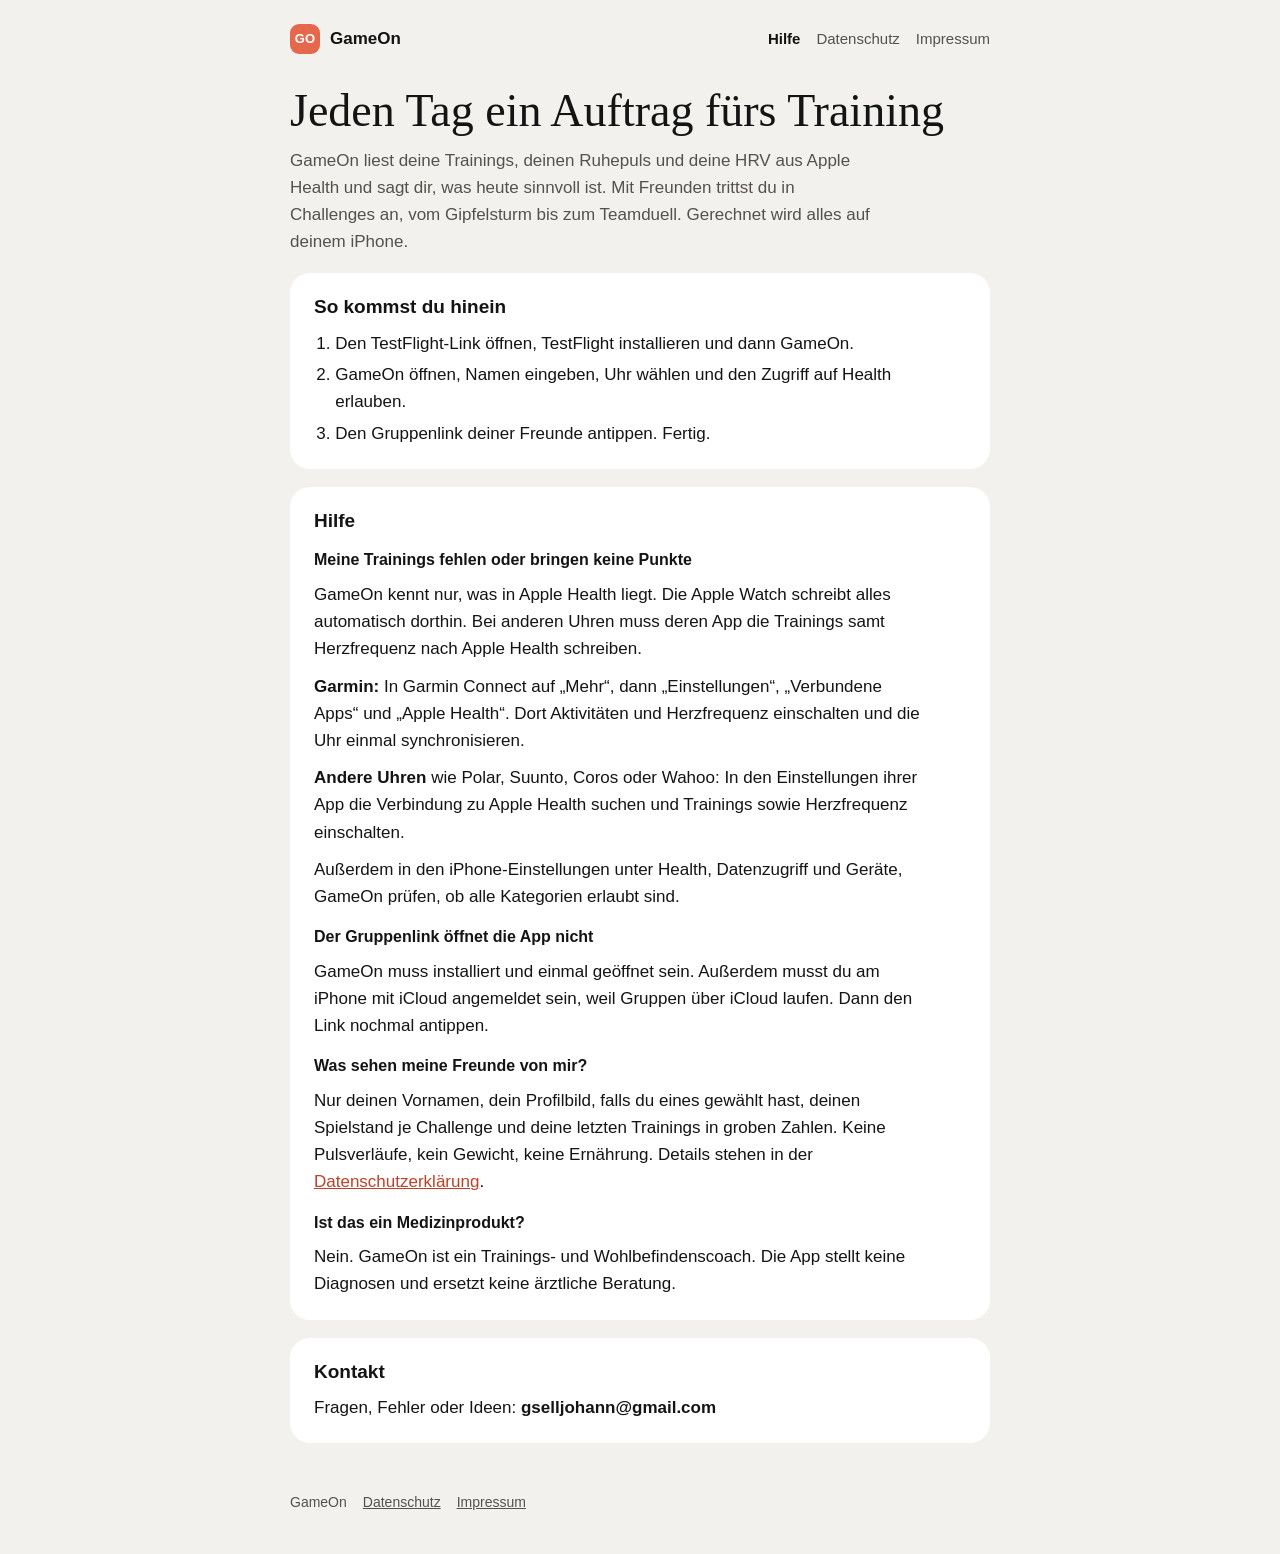
<file: index.html>
<!doctype html>
<html lang="de">
<head>
<meta charset="utf-8">
<meta name="viewport" content="width=device-width, initial-scale=1, viewport-fit=cover">
<title>GameOn</title>
<meta name="description" content="GameOn: Tagesauftrag fürs Training aus Apple Health und Challenges unter Freunden.">
<link rel="stylesheet" href="style.css">
</head>
<body>
<div class="top">
  <a class="brand" href="./"><span>GO</span>GameOn</a>
  <nav aria-label="Seiten">
    <a href="./" aria-current="page">Hilfe</a>
    <a href="datenschutz.html">Datenschutz</a>
    <a href="impressum.html">Impressum</a>
  </nav>
</div>

<main>
  <header class="page">
    <h1>Jeden Tag ein Auftrag fürs Training</h1>
    <p class="lead">GameOn liest deine Trainings, deinen Ruhepuls und deine HRV aus Apple Health und sagt dir, was heute sinnvoll ist. Mit Freunden trittst du in Challenges an, vom Gipfelsturm bis zum Teamduell. Gerechnet wird alles auf deinem iPhone.</p>
  </header>

  <section>
    <h2>So kommst du hinein</h2>
    <ol>
      <li>Den TestFlight-Link öffnen, TestFlight installieren und dann GameOn.</li>
      <li>GameOn öffnen, Namen eingeben, Uhr wählen und den Zugriff auf Health erlauben.</li>
      <li>Den Gruppenlink deiner Freunde antippen. Fertig.</li>
    </ol>
  </section>

  <section>
    <h2>Hilfe</h2>
    <h3>Meine Trainings fehlen oder bringen keine Punkte</h3>
    <p>GameOn kennt nur, was in Apple Health liegt. Die Apple Watch schreibt alles automatisch dorthin. Bei anderen Uhren muss deren App die Trainings samt Herzfrequenz nach Apple Health schreiben.</p>
    <p><strong>Garmin:</strong> In Garmin Connect auf „Mehr“, dann „Einstellungen“, „Verbundene Apps“ und „Apple Health“. Dort Aktivitäten und Herzfrequenz einschalten und die Uhr einmal synchronisieren.</p>
    <p><strong>Andere Uhren</strong> wie Polar, Suunto, Coros oder Wahoo: In den Einstellungen ihrer App die Verbindung zu Apple Health suchen und Trainings sowie Herzfrequenz einschalten.</p>
    <p>Außerdem in den iPhone-Einstellungen unter Health, Datenzugriff und Geräte, GameOn prüfen, ob alle Kategorien erlaubt sind.</p>

    <h3>Der Gruppenlink öffnet die App nicht</h3>
    <p>GameOn muss installiert und einmal geöffnet sein. Außerdem musst du am iPhone mit iCloud angemeldet sein, weil Gruppen über iCloud laufen. Dann den Link nochmal antippen.</p>

    <h3>Was sehen meine Freunde von mir?</h3>
    <p>Nur deinen Vornamen, dein Profilbild, falls du eines gewählt hast, deinen Spielstand je Challenge und deine letzten Trainings in groben Zahlen. Keine Pulsverläufe, kein Gewicht, keine Ernährung. Details stehen in der <a href="datenschutz.html">Datenschutzerklärung</a>.</p>

    <h3>Ist das ein Medizinprodukt?</h3>
    <p>Nein. GameOn ist ein Trainings- und Wohlbefindenscoach. Die App stellt keine Diagnosen und ersetzt keine ärztliche Beratung.</p>
  </section>

  <section>
    <h2>Kontakt</h2>
    <p>Fragen, Fehler oder Ideen: <span class="mail">gselljohann@gmail.com</span></p>
  </section>
</main>

<footer>
  <span>GameOn</span>
  <a href="datenschutz.html">Datenschutz</a>
  <a href="impressum.html">Impressum</a>
</footer>
</body>
</html>
</file>
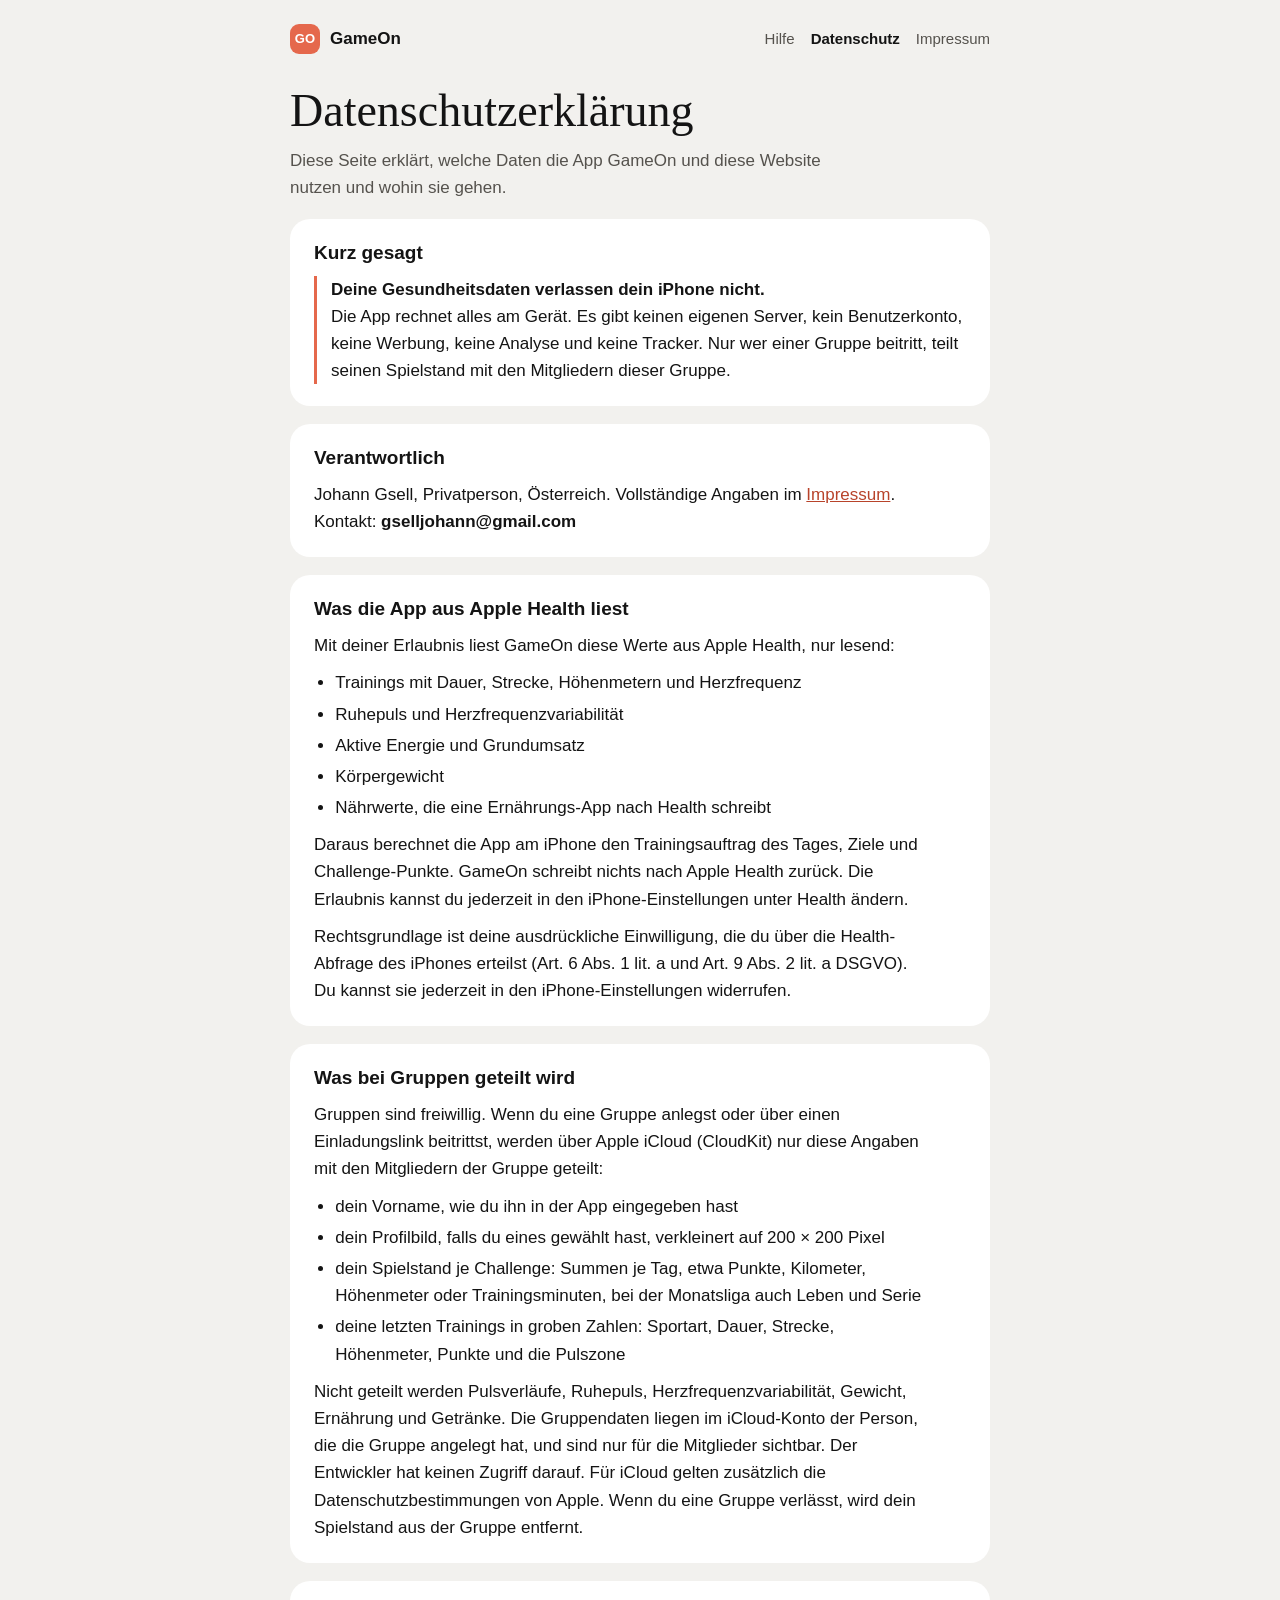
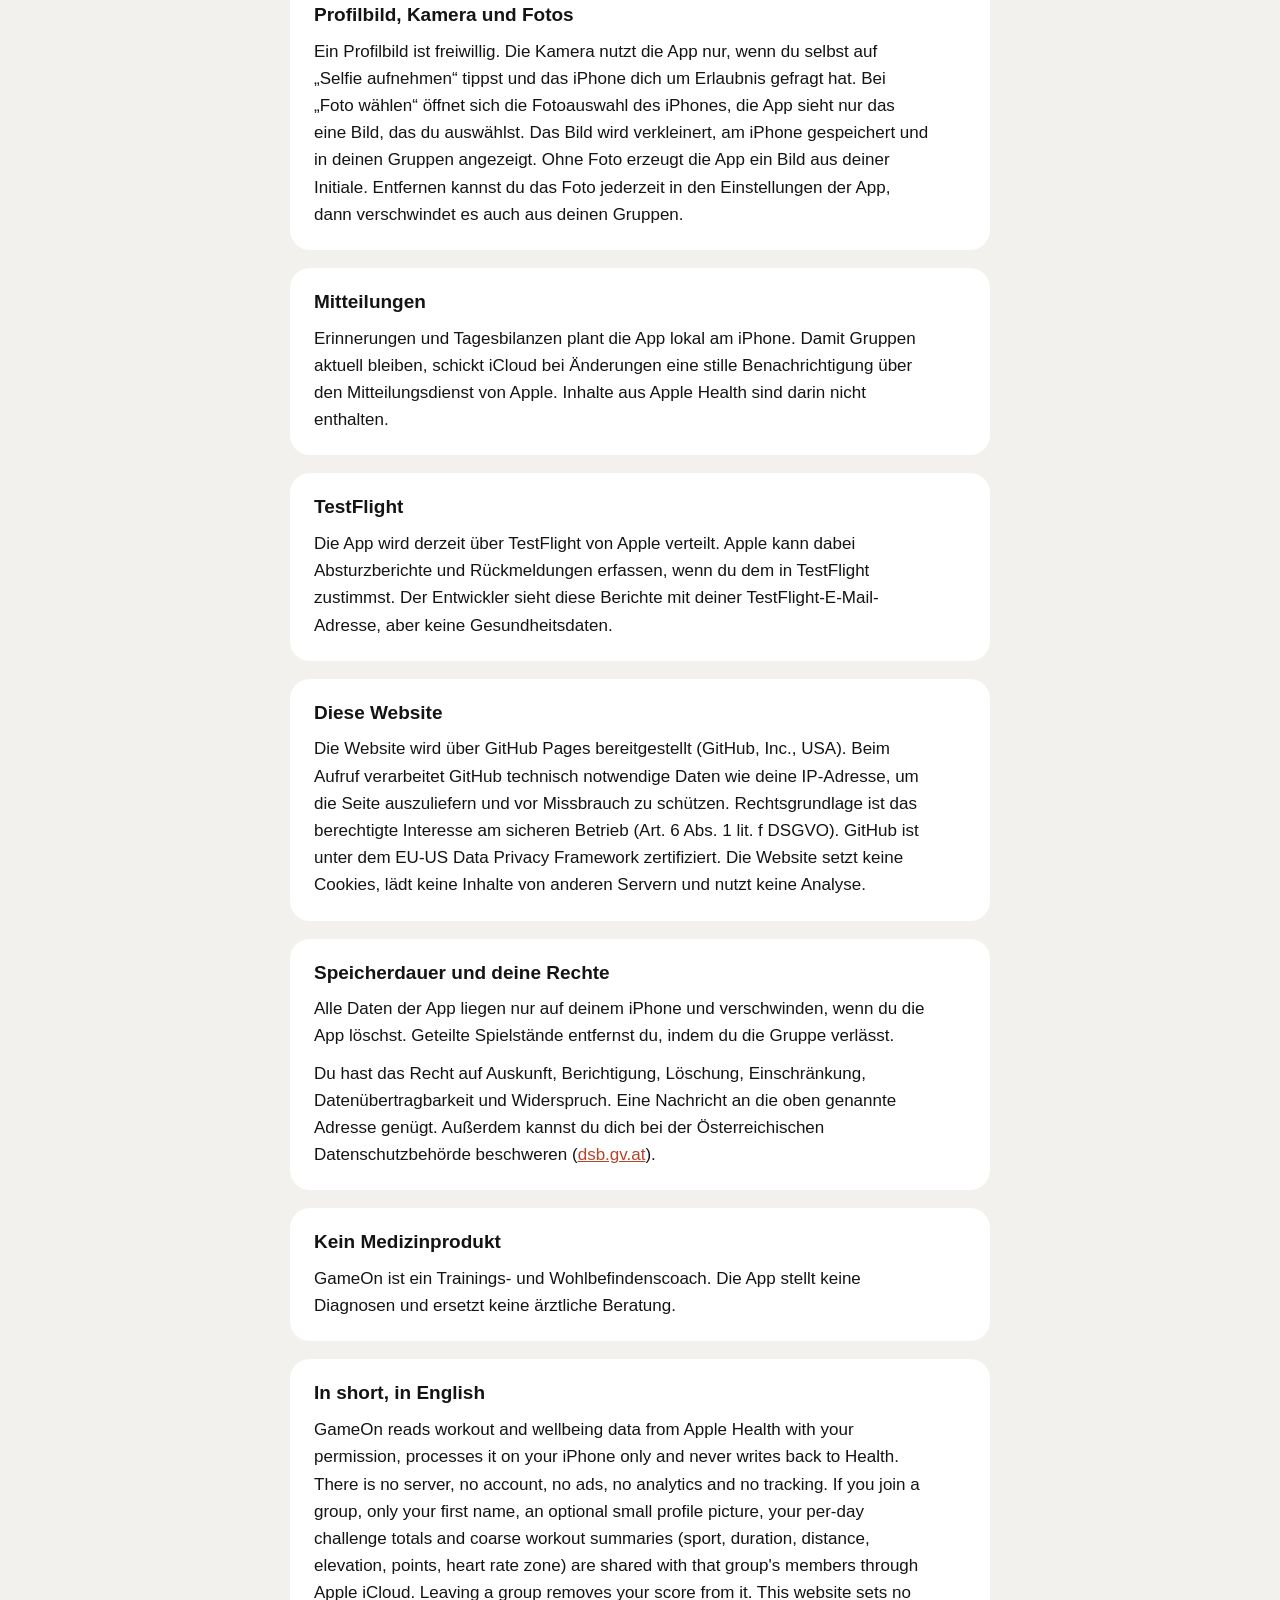
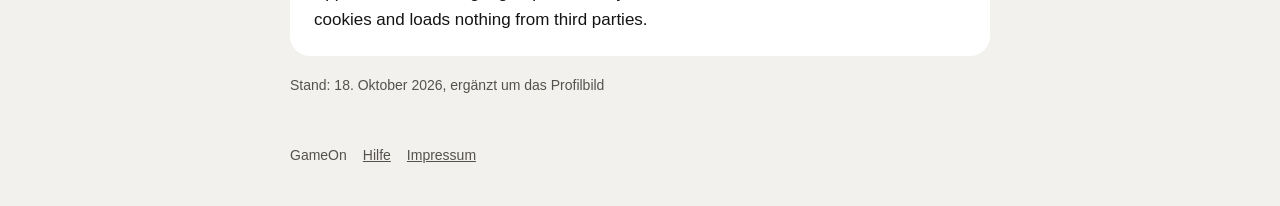
<file: datenschutz.html>
<!doctype html>
<html lang="de">
<head>
<meta charset="utf-8">
<meta name="viewport" content="width=device-width, initial-scale=1, viewport-fit=cover">
<title>Datenschutz · GameOn</title>
<meta name="description" content="Datenschutzerklärung der App GameOn.">
<link rel="stylesheet" href="style.css">
</head>
<body>
<div class="top">
  <a class="brand" href="./"><span>GO</span>GameOn</a>
  <nav aria-label="Seiten">
    <a href="./">Hilfe</a>
    <a href="datenschutz.html" aria-current="page">Datenschutz</a>
    <a href="impressum.html">Impressum</a>
  </nav>
</div>

<main>
  <header class="page">
    <h1>Datenschutzerklärung</h1>
    <p class="lead">Diese Seite erklärt, welche Daten die App GameOn und diese Website nutzen und wohin sie gehen.</p>
  </header>

  <section>
    <h2>Kurz gesagt</h2>
    <div class="short">
      <strong>Deine Gesundheitsdaten verlassen dein iPhone nicht.</strong>
      Die App rechnet alles am Gerät. Es gibt keinen eigenen Server, kein Benutzerkonto, keine Werbung, keine Analyse und keine Tracker. Nur wer einer Gruppe beitritt, teilt seinen Spielstand mit den Mitgliedern dieser Gruppe.
    </div>
  </section>

  <section>
    <h2>Verantwortlich</h2>
    <p>Johann Gsell, Privatperson, Österreich. Vollständige Angaben im <a href="impressum.html">Impressum</a>.<br>Kontakt: <span class="mail">gselljohann@gmail.com</span></p>
  </section>

  <section>
    <h2>Was die App aus Apple Health liest</h2>
    <p>Mit deiner Erlaubnis liest GameOn diese Werte aus Apple Health, nur lesend:</p>
    <ul>
      <li>Trainings mit Dauer, Strecke, Höhenmetern und Herzfrequenz</li>
      <li>Ruhepuls und Herzfrequenzvariabilität</li>
      <li>Aktive Energie und Grundumsatz</li>
      <li>Körpergewicht</li>
      <li>Nährwerte, die eine Ernährungs-App nach Health schreibt</li>
    </ul>
    <p>Daraus berechnet die App am iPhone den Trainingsauftrag des Tages, Ziele und Challenge-Punkte. GameOn schreibt nichts nach Apple Health zurück. Die Erlaubnis kannst du jederzeit in den iPhone-Einstellungen unter Health ändern.</p>
    <p>Rechtsgrundlage ist deine ausdrückliche Einwilligung, die du über die Health-Abfrage des iPhones erteilst (Art. 6 Abs. 1 lit. a und Art. 9 Abs. 2 lit. a DSGVO). Du kannst sie jederzeit in den iPhone-Einstellungen widerrufen.</p>
  </section>

  <section>
    <h2>Was bei Gruppen geteilt wird</h2>
    <p>Gruppen sind freiwillig. Wenn du eine Gruppe anlegst oder über einen Einladungslink beitrittst, werden über Apple iCloud (CloudKit) nur diese Angaben mit den Mitgliedern der Gruppe geteilt:</p>
    <ul>
      <li>dein Vorname, wie du ihn in der App eingegeben hast</li>
      <li>dein Profilbild, falls du eines gewählt hast, verkleinert auf 200 × 200 Pixel</li>
      <li>dein Spielstand je Challenge: Summen je Tag, etwa Punkte, Kilometer, Höhenmeter oder Trainingsminuten, bei der Monatsliga auch Leben und Serie</li>
      <li>deine letzten Trainings in groben Zahlen: Sportart, Dauer, Strecke, Höhenmeter, Punkte und die Pulszone</li>
    </ul>
    <p>Nicht geteilt werden Pulsverläufe, Ruhepuls, Herzfrequenzvariabilität, Gewicht, Ernährung und Getränke. Die Gruppendaten liegen im iCloud-Konto der Person, die die Gruppe angelegt hat, und sind nur für die Mitglieder sichtbar. Der Entwickler hat keinen Zugriff darauf. Für iCloud gelten zusätzlich die Datenschutzbestimmungen von Apple. Wenn du eine Gruppe verlässt, wird dein Spielstand aus der Gruppe entfernt.</p>
  </section>

  <section>
    <h2>Profilbild, Kamera und Fotos</h2>
    <p>Ein Profilbild ist freiwillig. Die Kamera nutzt die App nur, wenn du selbst auf „Selfie aufnehmen“ tippst und das iPhone dich um Erlaubnis gefragt hat. Bei „Foto wählen“ öffnet sich die Fotoauswahl des iPhones, die App sieht nur das eine Bild, das du auswählst. Das Bild wird verkleinert, am iPhone gespeichert und in deinen Gruppen angezeigt. Ohne Foto erzeugt die App ein Bild aus deiner Initiale. Entfernen kannst du das Foto jederzeit in den Einstellungen der App, dann verschwindet es auch aus deinen Gruppen.</p>
  </section>

  <section>
    <h2>Mitteilungen</h2>
    <p>Erinnerungen und Tagesbilanzen plant die App lokal am iPhone. Damit Gruppen aktuell bleiben, schickt iCloud bei Änderungen eine stille Benachrichtigung über den Mitteilungsdienst von Apple. Inhalte aus Apple Health sind darin nicht enthalten.</p>
  </section>

  <section>
    <h2>TestFlight</h2>
    <p>Die App wird derzeit über TestFlight von Apple verteilt. Apple kann dabei Absturzberichte und Rückmeldungen erfassen, wenn du dem in TestFlight zustimmst. Der Entwickler sieht diese Berichte mit deiner TestFlight-E-Mail-Adresse, aber keine Gesundheitsdaten.</p>
  </section>

  <section>
    <h2>Diese Website</h2>
    <p>Die Website wird über GitHub Pages bereitgestellt (GitHub, Inc., USA). Beim Aufruf verarbeitet GitHub technisch notwendige Daten wie deine IP-Adresse, um die Seite auszuliefern und vor Missbrauch zu schützen. Rechtsgrundlage ist das berechtigte Interesse am sicheren Betrieb (Art. 6 Abs. 1 lit. f DSGVO). GitHub ist unter dem EU-US Data Privacy Framework zertifiziert. Die Website setzt keine Cookies, lädt keine Inhalte von anderen Servern und nutzt keine Analyse.</p>
  </section>

  <section>
    <h2>Speicherdauer und deine Rechte</h2>
    <p>Alle Daten der App liegen nur auf deinem iPhone und verschwinden, wenn du die App löschst. Geteilte Spielstände entfernst du, indem du die Gruppe verlässt.</p>
    <p>Du hast das Recht auf Auskunft, Berichtigung, Löschung, Einschränkung, Datenübertragbarkeit und Widerspruch. Eine Nachricht an die oben genannte Adresse genügt. Außerdem kannst du dich bei der Österreichischen Datenschutzbehörde beschweren (<a href="https://www.dsb.gv.at">dsb.gv.at</a>).</p>
  </section>

  <section>
    <h2>Kein Medizinprodukt</h2>
    <p>GameOn ist ein Trainings- und Wohlbefindenscoach. Die App stellt keine Diagnosen und ersetzt keine ärztliche Beratung.</p>
  </section>

  <section>
    <h2>In short, in English</h2>
    <p>GameOn reads workout and wellbeing data from Apple Health with your permission, processes it on your iPhone only and never writes back to Health. There is no server, no account, no ads, no analytics and no tracking. If you join a group, only your first name, an optional small profile picture, your per-day challenge totals and coarse workout summaries (sport, duration, distance, elevation, points, heart rate zone) are shared with that group's members through Apple iCloud. Leaving a group removes your score from it. This website sets no cookies and loads nothing from third parties.</p>
  </section>

  <p style="color: var(--ink2); font-size: 14px;">Stand: 18. Oktober 2026, ergänzt um das Profilbild</p>
</main>

<footer>
  <span>GameOn</span>
  <a href="./">Hilfe</a>
  <a href="impressum.html">Impressum</a>
</footer>
</body>
</html>
</file>
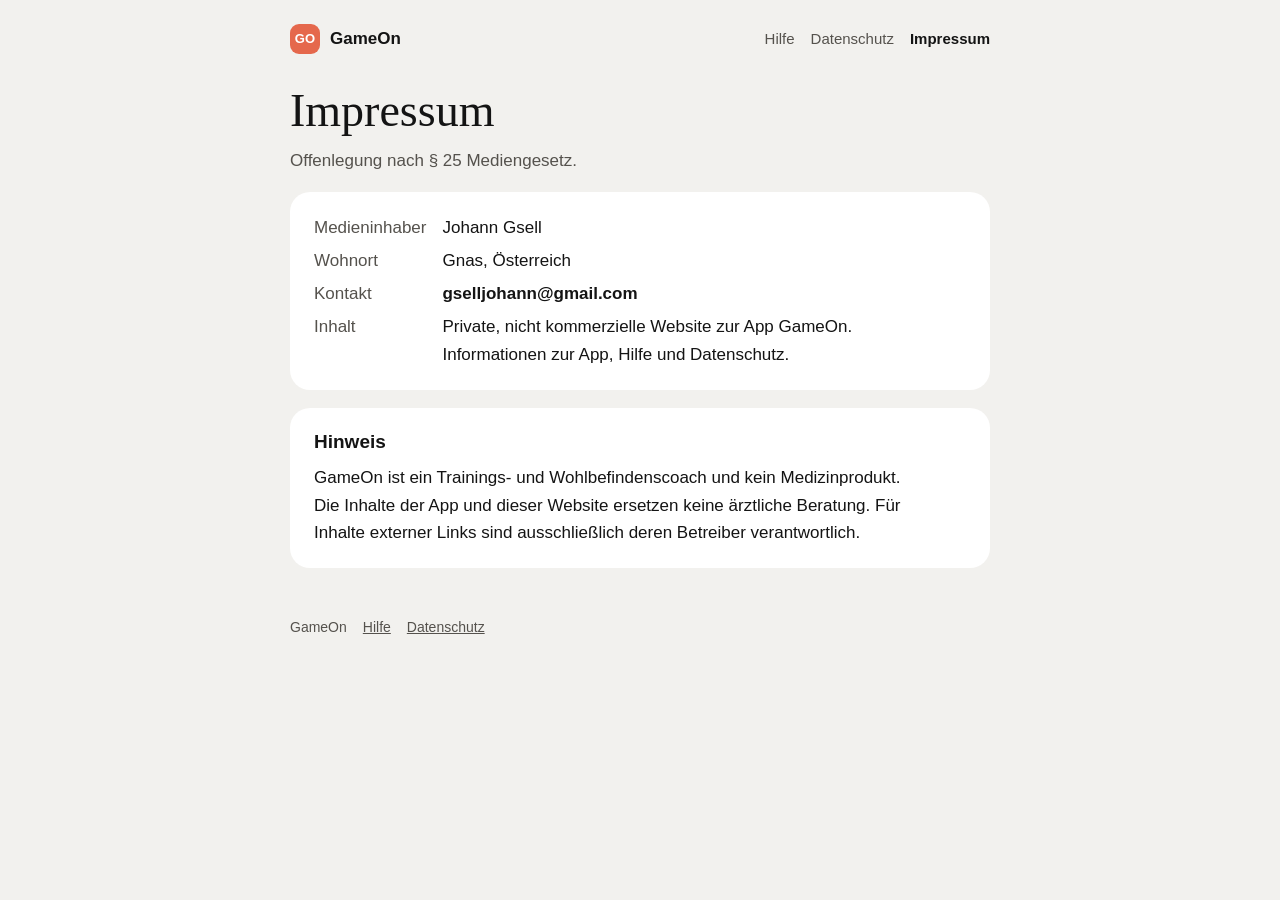
<file: impressum.html>
<!doctype html>
<html lang="de">
<head>
<meta charset="utf-8">
<meta name="viewport" content="width=device-width, initial-scale=1, viewport-fit=cover">
<title>Impressum · GameOn</title>
<meta name="description" content="Impressum und Offenlegung der App GameOn.">
<link rel="stylesheet" href="style.css">
</head>
<body>
<div class="top">
  <a class="brand" href="./"><span>GO</span>GameOn</a>
  <nav aria-label="Seiten">
    <a href="./">Hilfe</a>
    <a href="datenschutz.html">Datenschutz</a>
    <a href="impressum.html" aria-current="page">Impressum</a>
  </nav>
</div>

<main>
  <header class="page">
    <h1>Impressum</h1>
    <p class="lead">Offenlegung nach § 25 Mediengesetz.</p>
  </header>

  <section>
    <dl>
      <dt>Medieninhaber</dt><dd>Johann Gsell</dd>
      <dt>Wohnort</dt><dd>Gnas, Österreich</dd>
      <dt>Kontakt</dt><dd><span class="mail">gselljohann@gmail.com</span></dd>
      <dt>Inhalt</dt><dd>Private, nicht kommerzielle Website zur App GameOn. Informationen zur App, Hilfe und Datenschutz.</dd>
    </dl>
  </section>

  <section>
    <h2>Hinweis</h2>
    <p>GameOn ist ein Trainings- und Wohlbefindenscoach und kein Medizinprodukt. Die Inhalte der App und dieser Website ersetzen keine ärztliche Beratung. Für Inhalte externer Links sind ausschließlich deren Betreiber verantwortlich.</p>
  </section>
</main>

<footer>
  <span>GameOn</span>
  <a href="./">Hilfe</a>
  <a href="datenschutz.html">Datenschutz</a>
</footer>
</body>
</html>
</file>
<file: style.css>
/* GameOn: ruhige Dokumentseiten in den Farben der App. Nur Systemschriften,
   nichts wird von fremden Servern geladen. */
:root {
  --ground: #F2F1EE;
  --surface: #FFFFFF;
  --ink: #141414;
  --ink2: #55524D;
  --line: #E2DFD9;
  --coral: #E5684C;
  --coral-ink: #B8432A;
  --display: ui-serif, "New York", Georgia, "Times New Roman", serif;
  --body: -apple-system, BlinkMacSystemFont, "Segoe UI", Roboto, "Helvetica Neue", sans-serif;
  color-scheme: light;
}
@media (prefers-color-scheme: dark) {
  :root { --ground: #0F0F0F; --surface: #1C1B1A; --ink: #F3F1ED; --ink2: #ABA69E; --line: #2E2C29; --coral: #F07A5F; --coral-ink: #F59A84; color-scheme: dark; }
}

* { box-sizing: border-box; }
html { -webkit-text-size-adjust: 100%; }
body {
  margin: 0;
  background: var(--ground);
  color: var(--ink);
  font: 400 17px/1.6 var(--body);
  padding-left: max(16px, env(safe-area-inset-left, 0px));
  padding-right: max(16px, env(safe-area-inset-right, 0px));
}
main, .top, footer { max-width: 700px; margin: 0 auto; }
.top { display: flex; align-items: center; justify-content: space-between; gap: 12px; flex-wrap: wrap; padding-block: 24px 8px; }
.brand { display: flex; align-items: center; gap: 10px; font-weight: 600; color: var(--ink); text-decoration: none; }
.brand span { width: 30px; height: 30px; border-radius: 9px; background: var(--coral); color: #fff; display: grid; place-items: center; font-size: 13px; letter-spacing: .02em; }
nav { display: flex; gap: 16px; flex-wrap: wrap; font-size: 15px; }
nav a { color: var(--ink2); text-decoration: none; }
nav a[aria-current="page"] { color: var(--ink); font-weight: 600; }
nav a:hover, nav a:focus-visible { color: var(--coral-ink); }
main { display: grid; gap: 18px; padding-block: 24px 40px; }
header.page { display: grid; gap: 10px; }
h1 { font: 500 clamp(32px, 7vw, 46px)/1.1 var(--display); margin: 0; text-wrap: balance; }
.lead { color: var(--ink2); margin: 0; max-width: 62ch; }
section { background: var(--surface); border-radius: 20px; padding: 22px 24px; display: grid; gap: 10px; min-width: 0; }
h2 { font: 600 19px/1.3 var(--body); margin: 0; text-wrap: balance; }
h3 { font: 600 16px/1.35 var(--body); margin: 6px 0 0; }
p, ul, ol, dl { margin: 0; max-width: 65ch; }
ul, ol { padding-left: 1.25em; display: grid; gap: 4px; }
a { color: var(--coral-ink); }
a:focus-visible { outline: 2px solid var(--coral); outline-offset: 2px; border-radius: 4px; }
.short { border-left: 3px solid var(--coral); padding-left: 14px; }
.short strong { display: block; }
.mail { font-weight: 600; user-select: all; }
dl { display: grid; grid-template-columns: max-content 1fr; gap: 6px 16px; }
dt { color: var(--ink2); }
dd { margin: 0; }
footer { color: var(--ink2); font-size: 14px; padding-block: 8px 40px; display: flex; gap: 16px; flex-wrap: wrap; }
footer a { color: var(--ink2); }
@media (max-width: 480px) {
  section { padding: 18px; border-radius: 16px; }
  dl { grid-template-columns: 1fr; gap: 2px; }
  dd { margin-bottom: 8px; }
}
</file>
